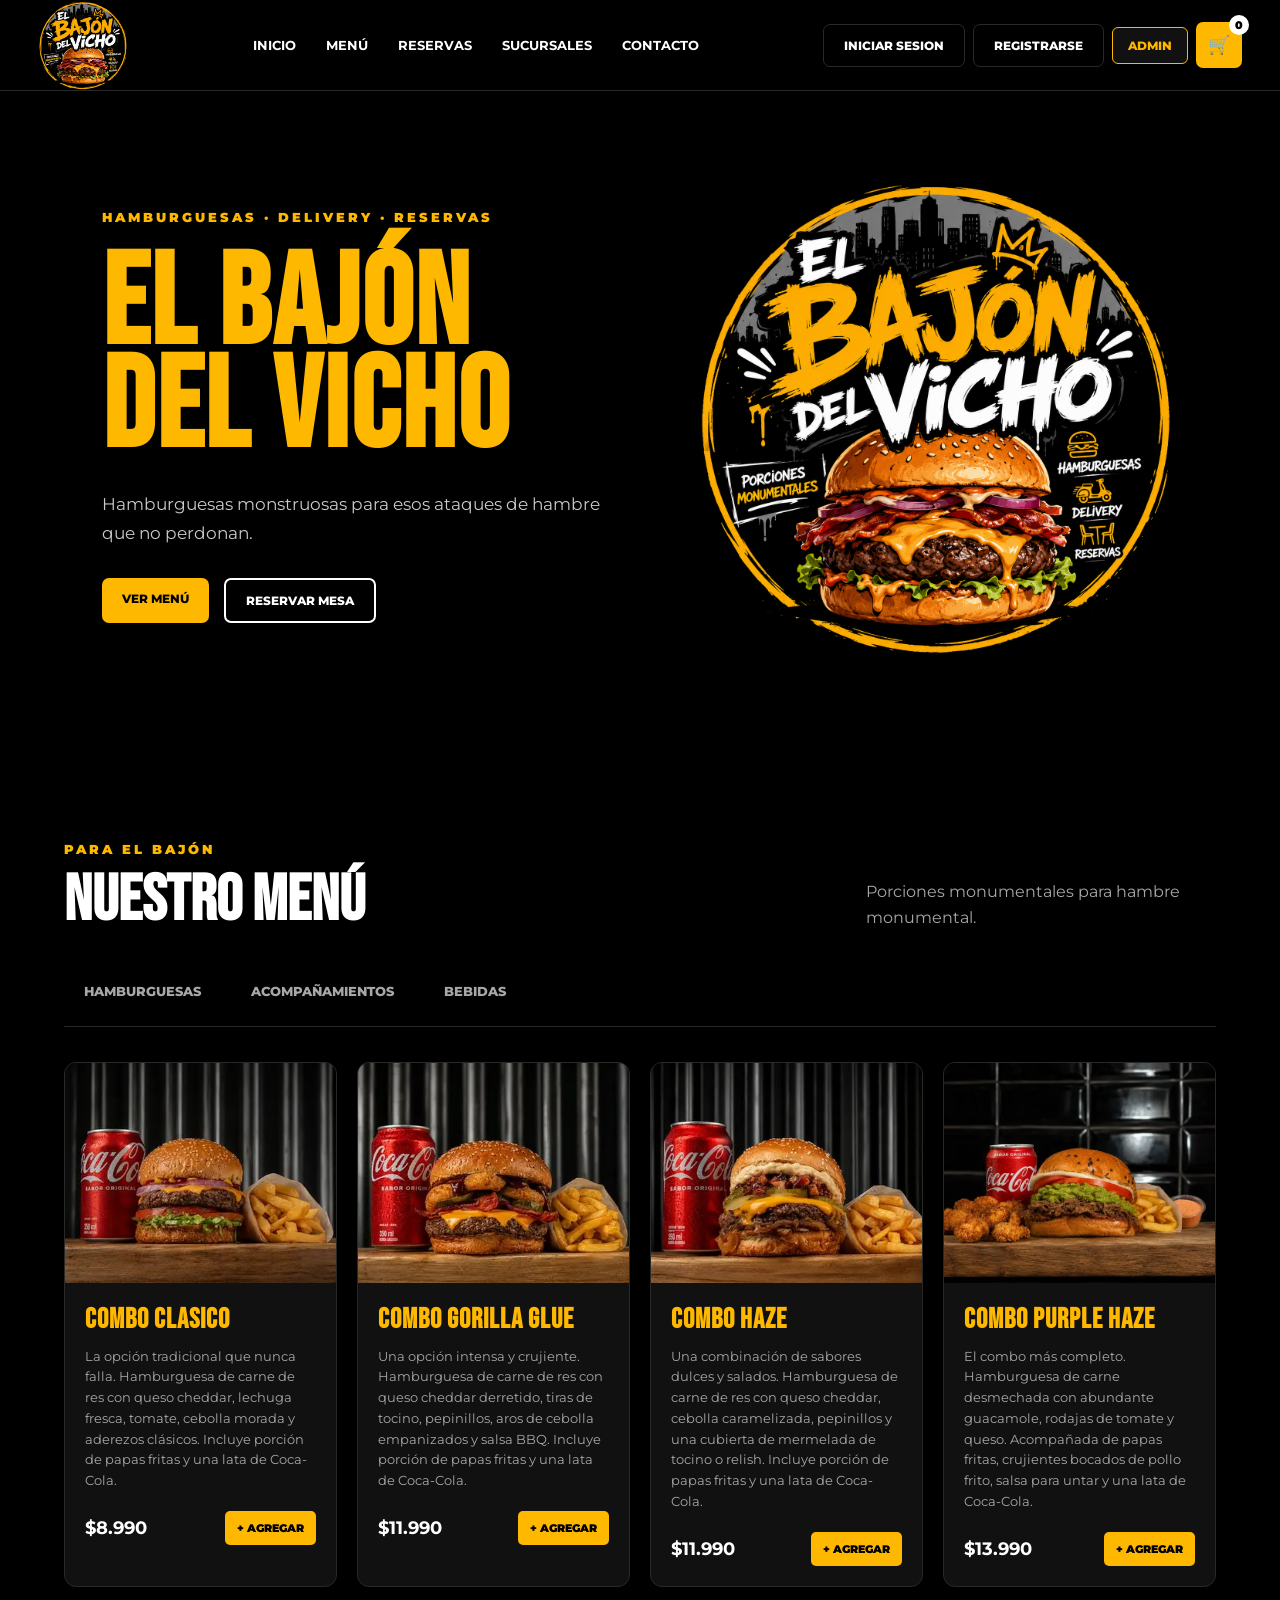
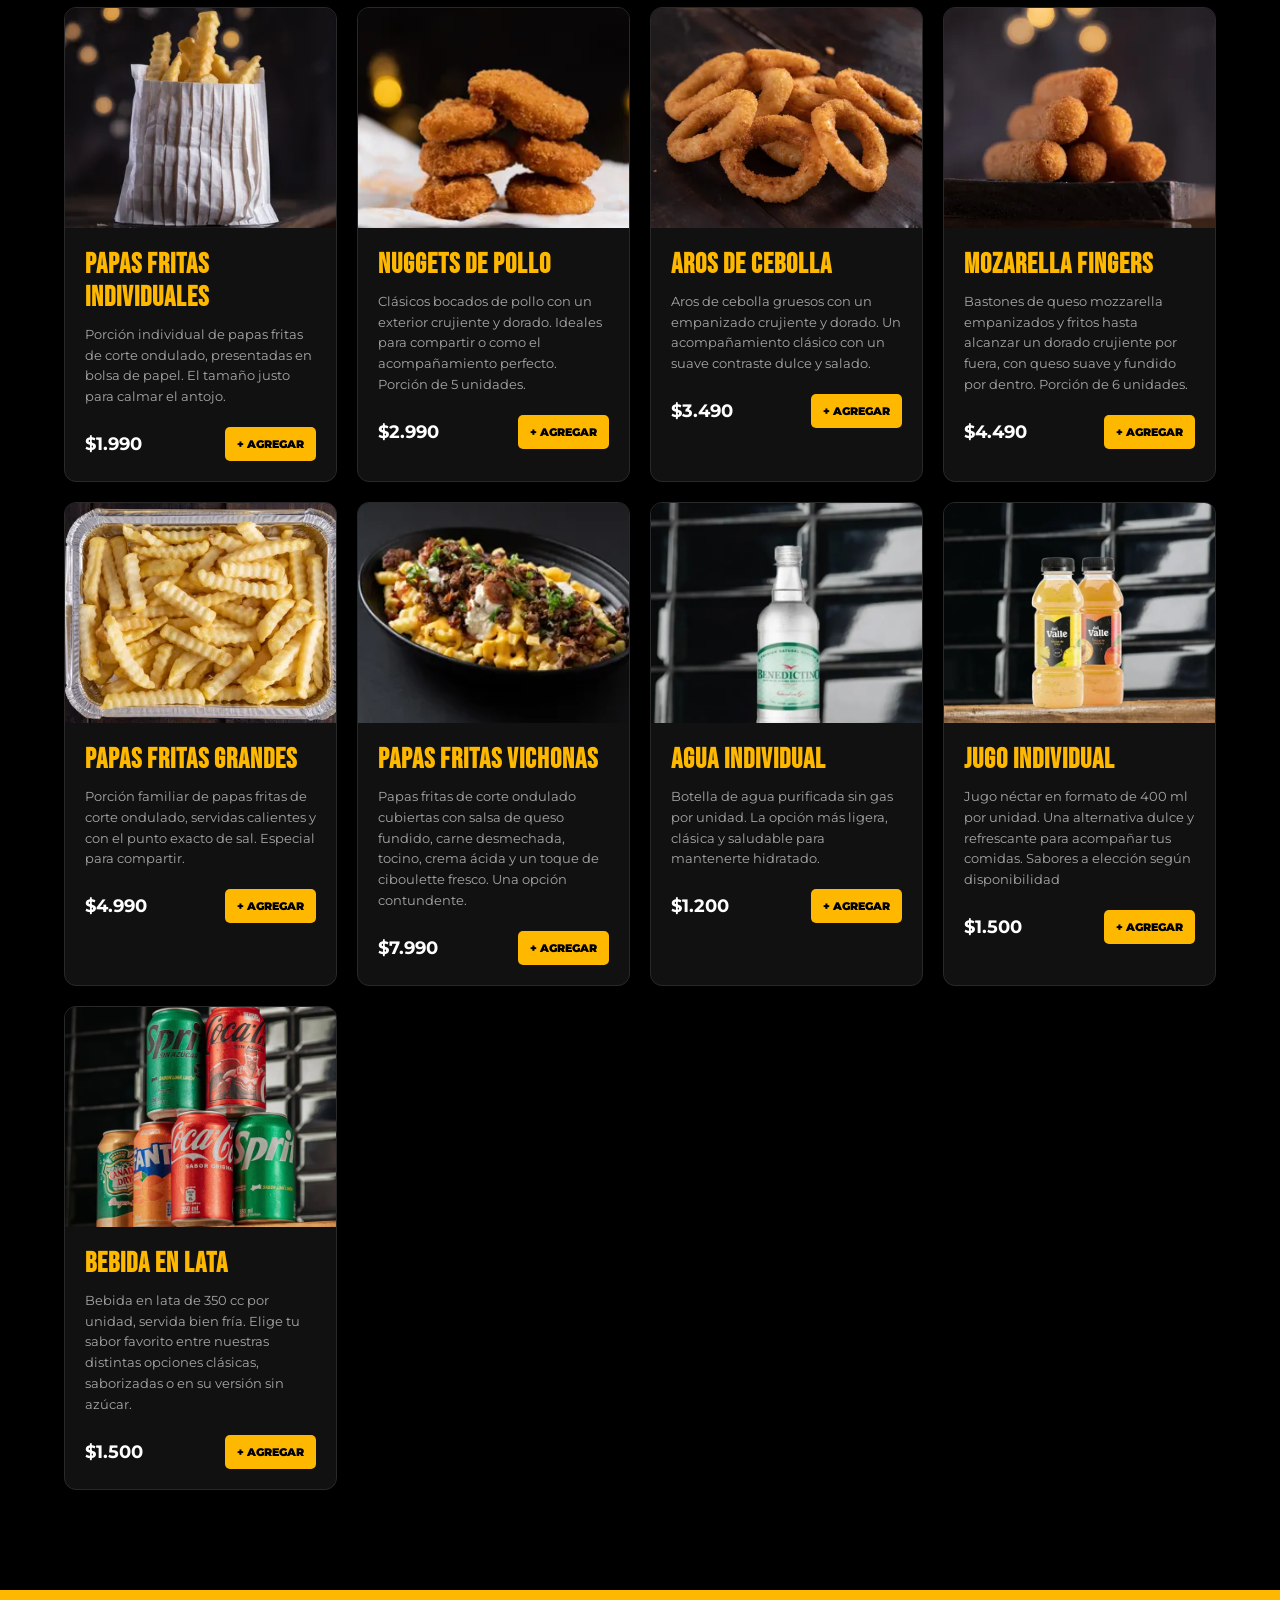
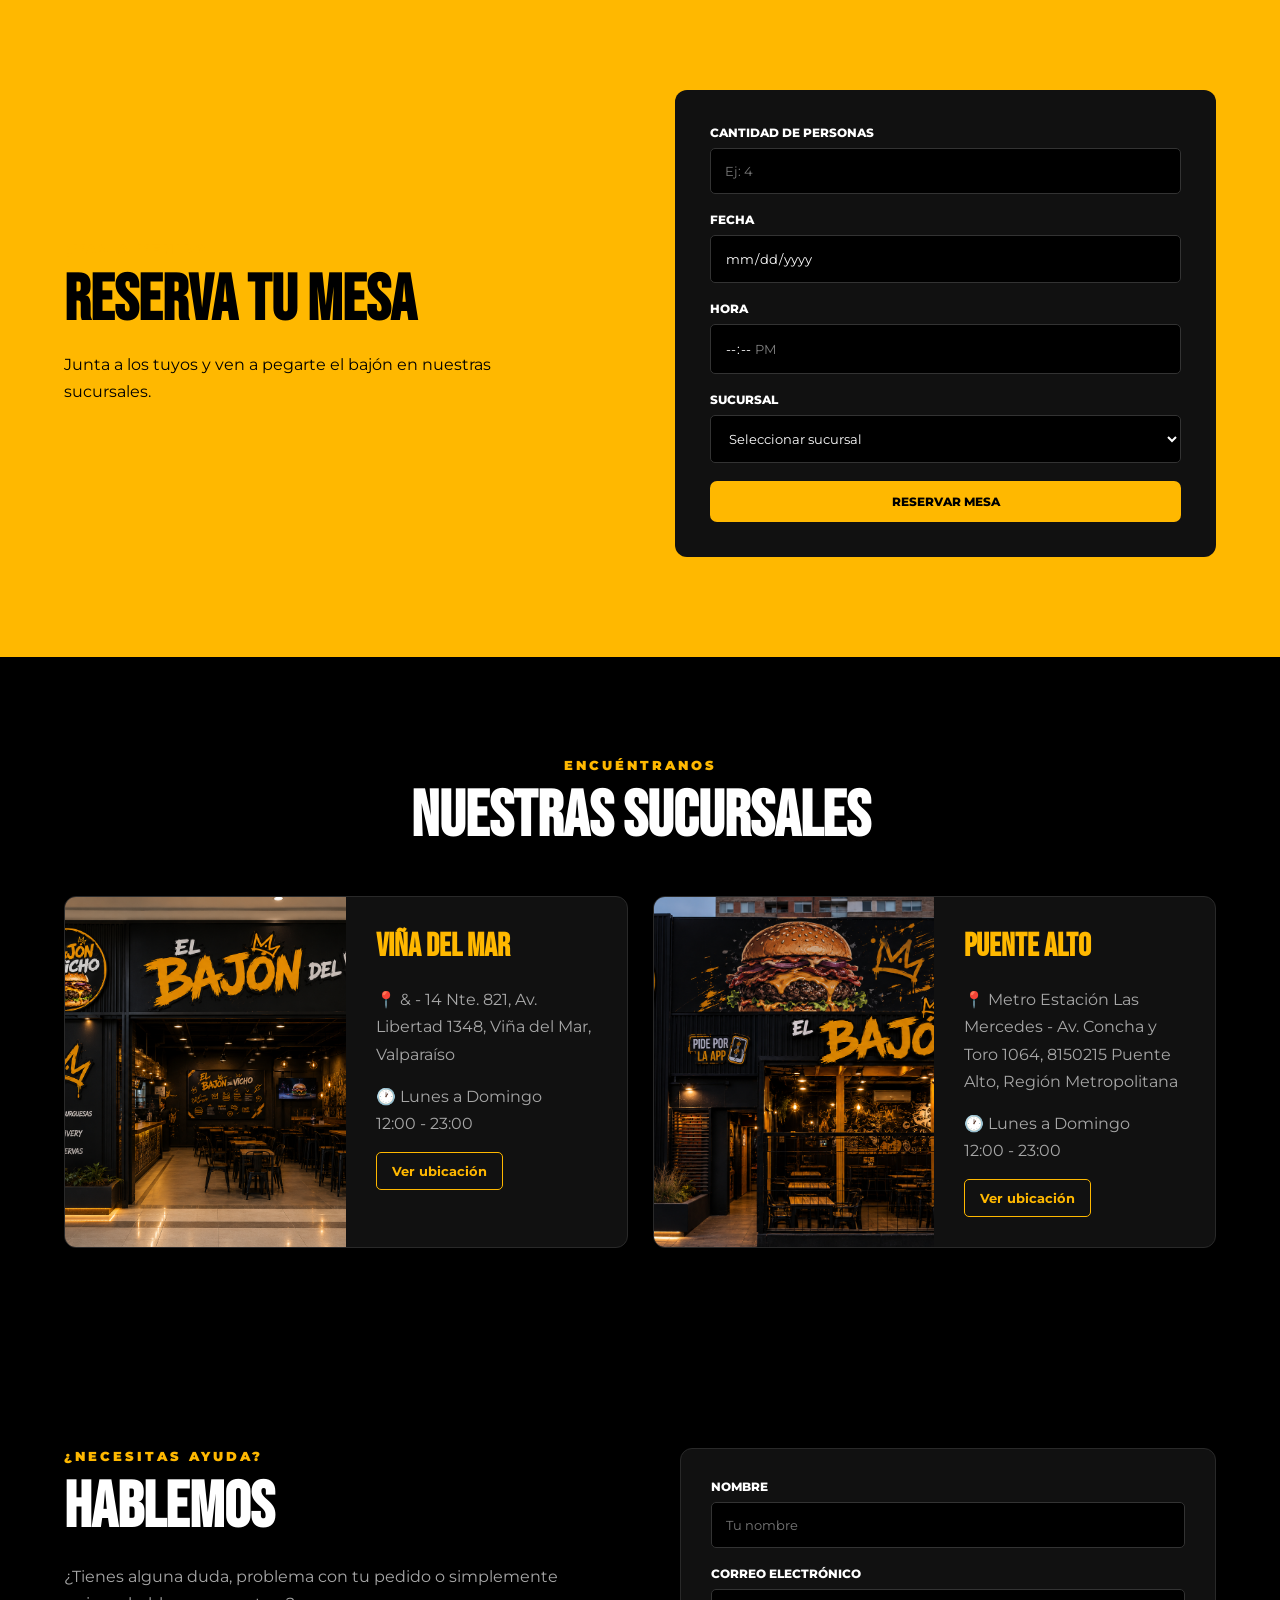
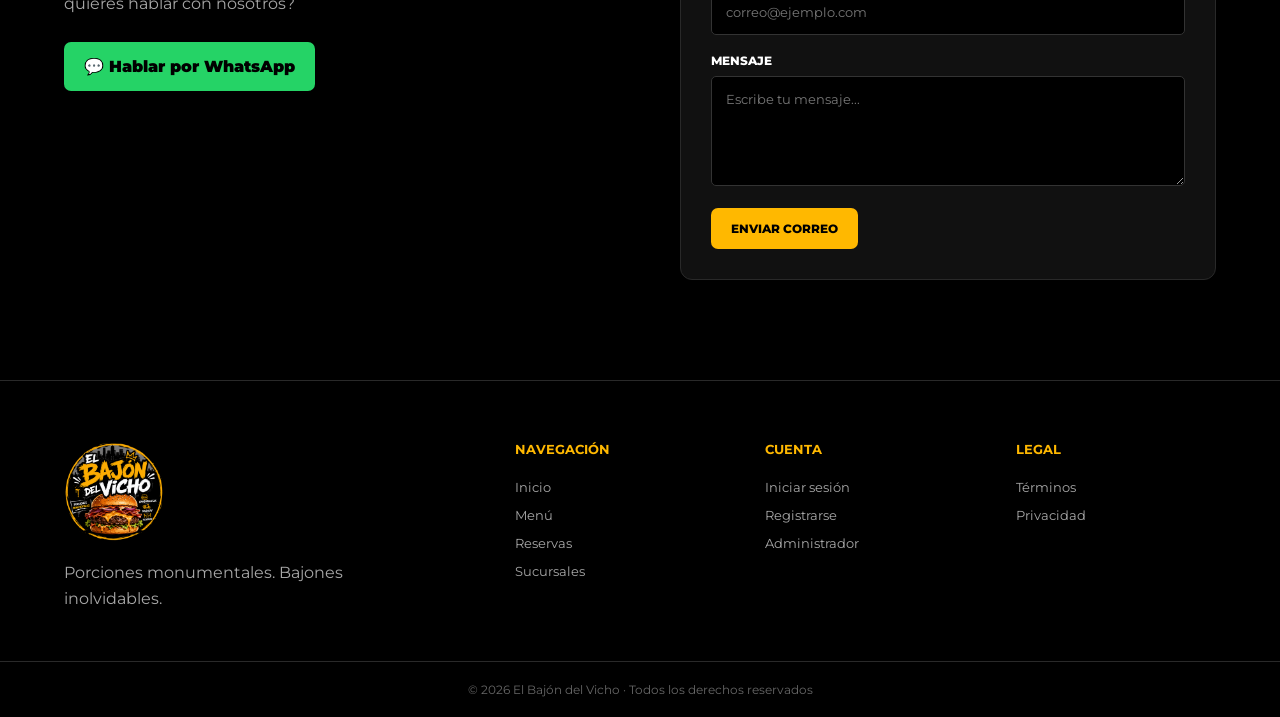
<file: index.html>
<!DOCTYPE html>
<html lang="es">

<head>
    <meta charset="UTF-8">
    <meta name="viewport" content="width=device-width, initial-scale=1.0">

    <title>El Bajón del Vicho | Hamburguesería</title>

    <link rel="stylesheet" href="css/style.css">

    <!-- Fuente -->
    <link rel="preconnect" href="https://fonts.googleapis.com">
    <link rel="preconnect" href="https://fonts.gstatic.com" crossorigin>

    <link href="https://fonts.googleapis.com/css2?family=Bebas+Neue&family=Montserrat:wght@400;500;600;700;800;900&display=swap"
          rel="stylesheet">
</head>

<body>

<!-- =====================================================
     HEADER / NAVEGACIÓN
====================================================== -->

<header class="header">

    <div class="header-container">

        <a href="#inicio" class="logo">
            <img src="assets/logo.png" alt="El Bajón del Vicho" wid>
        </a>

        <nav class="navbar">

            <a href="#inicio">Inicio</a>
            <a href="#menu">Menú</a>
            <a href="#reservas">Reservas</a>
            <a href="#sucursales">Sucursales</a>
            <a href="#contacto">Contacto</a>

        </nav>

        <div class="header-actions">

            <!-- BOTÓN CERRAR SESIÓN (Oculto por defecto) -->
            <button id="btnLogout" class="btn" style="display: none; background-color: #000; color: #fff; border: 1px solid #444;">
                Cerrar Sesión
            </button>

            <!-- R.2 -->
            <button class="btn btn-login" id="btnLoginHeader">
                Iniciar Sesión
            </button>

            <!-- R.1 (Se le agregó id="btnRegisterHeader") -->
            <button id="btnRegisterHeader" class="btn btn-register">
                Registrarse
            </button>

            <!-- R.3 -->
            <a href="admin.html" class="btn admin-button">
                Admin
            </a>

            <button class="cart-button">
                🛒
                <span>0</span>
            </button>
        </div>
    </div>

</header>


<main>

    <!-- =====================================================
         HERO
    ====================================================== -->

    <section id="inicio" class="hero">

        <div class="hero-content">

            <p class="hero-subtitle">
                HAMBURGUESAS · DELIVERY · RESERVAS
            </p>

            <h1>
                EL BAJÓN<br>
                DEL VICHO
            </h1>

            <p class="hero-description">
                Hamburguesas monstruosas para esos ataques
                de hambre que no perdonan.
            </p>

            <div class="hero-buttons">

                <a href="#menu" class="btn btn-primary">
                    Ver menú
                </a>

                <a href="#reservas" class="btn btn-secondary">
                    Reservar mesa
                </a>

            </div>

        </div>

        <!-- Lugar para imagen principal -->
        <div class="hero-image">

            <img
                    src="assets/logo.png"
                    alt="Hamburguesa El Bajón del Vicho"
            >

        </div>

    </section>


    <!-- =====================================================
             MENÚ
             R.5
        ====================================================== -->

    <section id="menu" class="menu-section">

        <div class="section-container">

            <div class="section-heading">

                <div>

                    <p class="section-label">
                        PARA EL BAJÓN
                    </p>

                    <h2>
                        NUESTRO MENÚ
                    </h2>

                </div>

                <p class="section-description">
                    Porciones monumentales para hambre monumental.
                </p>

            </div>


            <!-- Categorías -->

            <div class="categories">

                <button class="category" data-filter="hamburguesas">
                    Hamburguesas
                </button>

                <button class="category" data-filter="acompanamientos">
                    Acompañamientos
                </button>

                <button class="category" data-filter="bebidas">
                    Bebidas
                </button>

            </div>


            <!-- Productos -->

            <div class="products-grid">


                <!-- PRODUCTO 1 -->

                <article class="product-card" data-category="hamburguesas" data-id="prod-1">

                    <div class="product-image">

                        <!-- REEMPLAZAR POR FOTO -->
                        <img
                                src="assets/combo_clasico.webp"
                                alt="Hamburguesa clásica"
                        >

                    </div>

                    <div class="product-info">

                        <h3>
                            COMBO CLASICO
                        </h3>

                        <p>
                            La opción tradicional que nunca falla. Hamburguesa de carne de res con queso cheddar, lechuga fresca, tomate, cebolla morada y aderezos clásicos. Incluye porción de papas fritas y una lata de Coca-Cola.
                        </p>

                        <div class="product-bottom">

                            <strong>
                                $8.990
                            </strong>

                            <!-- R.6 -->
                            <button class="add-button">
                                + AGREGAR
                            </button>

                        </div>

                    </div>

                </article>


                <!-- PRODUCTO 2 -->

                <article class="product-card" data-category="hamburguesas" data-id="prod-2">

                    <div class="product-image">

                        <img
                                src="assets/combo_gorilla_glue.webp"
                                alt="Hamburguesa doble"
                        >

                    </div>

                    <div class="product-info">

                        <h3>
                            COMBO GORILLA GLUE
                        </h3>

                        <p>
                            Una opción intensa y crujiente. Hamburguesa de carne de res con queso cheddar derretido, tiras de tocino, pepinillos, aros de cebolla empanizados y salsa BBQ. Incluye porción de papas fritas y una lata de Coca-Cola.
                        </p>

                        <div class="product-bottom">

                            <strong>
                                $11.990
                            </strong>

                            <button class="add-button">
                                + AGREGAR
                            </button>

                        </div>

                    </div>

                </article>


                <!-- PRODUCTO 3 -->

                <article class="product-card" data-category="hamburguesas" data-id="prod-3">

                    <div class="product-image">

                        <img
                                src="assets/combo_haze.webp"
                                alt="Hamburguesa monstruosa"
                        >

                    </div>

                    <div class="product-info">

                        <h3>
                            COMBO HAZE
                        </h3>

                        <p>
                            Una combinación de sabores dulces y salados. Hamburguesa de carne de res con queso cheddar, cebolla caramelizada, pepinillos y una cubierta de mermelada de tocino o relish. Incluye porción de papas fritas y una lata de Coca-Cola.
                        </p>

                        <div class="product-bottom">

                            <strong>
                                $11.990
                            </strong>

                            <button class="add-button">
                                + AGREGAR
                            </button>

                        </div>

                    </div>

                </article>


                <!-- PRODUCTO 4 -->

                <article class="product-card" data-category="hamburguesas" data-id="prod-4">

                    <div class="product-image">

                        <img
                                src="assets/combo_purple_haze.webp"
                                alt="Papas fritas"
                        >

                    </div>

                    <div class="product-info">

                        <h3>
                            COMBO PURPLE HAZE
                        </h3>

                        <p>
                            El combo más completo. Hamburguesa de carne desmechada con abundante guacamole, rodajas de tomate y queso. Acompañada de papas fritas, crujientes bocados de pollo frito, salsa para untar y una lata de Coca-Cola.
                        </p>

                        <div class="product-bottom">

                            <strong>
                                $13.990
                            </strong>

                            <button class="add-button">
                                + AGREGAR
                            </button>

                        </div>

                    </div>

                </article>

                <!-- PRODUCTO 5 -->

                <article class="product-card" data-category="acompanamientos" data-id="prod-5">

                    <div class="product-image">

                        <img
                                src="assets/papas_individuales.webp"
                                alt="Papas Fritas Individuales"
                        >

                    </div>

                    <div class="product-info">

                        <h3>
                            Papas Fritas Individuales
                        </h3>

                        <p>
                            Porción individual de papas fritas de corte ondulado, presentadas en bolsa de papel. El tamaño justo para calmar el antojo.
                        </p>

                        <div class="product-bottom">

                            <strong>
                                $1.990
                            </strong>

                            <button class="add-button">
                                + AGREGAR
                            </button>

                        </div>

                    </div>

                </article>

                <!-- PRODUCTO 6 -->

                <article class="product-card" data-category="acompanamientos" data-id="prod-6">

                    <div class="product-image">

                        <img
                                src="assets/nuggets_pollo.webp"
                                alt="Nuggets Pollo"
                        >

                    </div>

                    <div class="product-info">

                        <h3>
                            Nuggets de Pollo
                        </h3>

                        <p>
                            Clásicos bocados de pollo con un exterior crujiente y dorado. Ideales para compartir o como el acompañamiento perfecto. Porción de 5 unidades.
                        </p>

                        <div class="product-bottom">

                            <strong>
                                $2.990
                            </strong>

                            <button class="add-button">
                                + AGREGAR
                            </button>

                        </div>

                    </div>

                </article>

                <!-- PRODUCTO 7 -->

                <article class="product-card" data-category="acompanamientos" data-id="prod-7">

                    <div class="product-image">

                        <img
                                src="assets/aros_cebolla.webp"
                                alt="Aros de Cebolla"
                        >

                    </div>

                    <div class="product-info">

                        <h3>
                            Aros de Cebolla
                        </h3>

                        <p>
                            Aros de cebolla gruesos con un empanizado crujiente y dorado. Un acompañamiento clásico con un suave contraste dulce y salado.
                        </p>

                        <div class="product-bottom">

                            <strong>
                                $3.490
                            </strong>

                            <button class="add-button">
                                + AGREGAR
                            </button>

                        </div>

                    </div>

                </article>

                <!-- PRODUCTO 8 -->

                <article class="product-card" data-category="acompanamientos" data-id="prod-8">

                    <div class="product-image">

                        <img
                                src="assets/mozarella_fingers.webp"
                                alt="Mozarella Fingers"
                        >

                    </div>

                    <div class="product-info">

                        <h3>
                            Mozarella Fingers
                        </h3>

                        <p>
                            Bastones de queso mozzarella empanizados y fritos hasta alcanzar un dorado crujiente por fuera, con queso suave y fundido por dentro. Porción de 6 unidades.
                        </p>

                        <div class="product-bottom">

                            <strong>
                                $4.490
                            </strong>

                            <button class="add-button">
                                + AGREGAR
                            </button>

                        </div>

                    </div>

                </article>

                <!-- PRODUCTO 9 -->

                <article class="product-card" data-category="acompanamientos" data-id="prod-9">

                    <div class="product-image">

                        <img
                                src="assets/papas_grandes.webp"
                                alt="Papas grandes"
                        >

                    </div>

                    <div class="product-info">

                        <h3>
                            Papas Fritas Grandes
                        </h3>

                        <p>
                            Porción familiar de papas fritas de corte ondulado, servidas calientes y con el punto exacto de sal. Especial para compartir.
                        </p>

                        <div class="product-bottom">

                            <strong>
                                $4.990
                            </strong>

                            <button class="add-button">
                                + AGREGAR
                            </button>

                        </div>

                    </div>

                </article>

                <!-- PRODUCTO 10 -->

                <article class="product-card" data-category="acompanamientos" data-id="prod-10">

                    <div class="product-image">

                        <img
                                src="assets/papas_clasicas.webp"
                                alt="Papas Fritas Vichonas"
                        >

                    </div>

                    <div class="product-info">

                        <h3>
                            Papas Fritas Vichonas
                        </h3>

                        <p>
                            Papas fritas de corte ondulado cubiertas con salsa de queso fundido, carne desmechada, tocino, crema ácida y un toque de ciboulette fresco. Una opción contundente.
                        </p>

                        <div class="product-bottom">

                            <strong>
                                $7.990
                            </strong>

                            <button class="add-button">
                                + AGREGAR
                            </button>

                        </div>

                    </div>

                </article>

                <!-- PRODUCTO 11 -->

                <article class="product-card" data-category="bebidas" data-id="prod-11">

                    <div class="product-image">

                        <img
                                src="assets/agua.webp"
                                alt="Agua individual"
                        >

                    </div>

                    <div class="product-info">

                        <h3>
                            Agua Individual
                        </h3>

                        <p>
                            Botella de agua purificada sin gas por unidad. La opción más ligera, clásica y saludable para mantenerte hidratado.
                        </p>

                        <div class="product-bottom">

                            <strong>
                                $1.200
                            </strong>

                            <button class="add-button">
                                + AGREGAR
                            </button>

                        </div>

                    </div>

                </article>

                <!-- PRODUCTO 12 -->

                <article class="product-card" data-category="bebidas" data-id="prod-12">

                    <div class="product-image">

                        <img
                                src="assets/jugo_400ml.webp"
                                alt="Jugo Individual"
                        >

                    </div>

                    <div class="product-info">

                        <h3>
                            Jugo Individual
                        </h3>

                        <p>
                            Jugo néctar en formato de 400 ml por unidad. Una alternativa dulce y refrescante para acompañar tus comidas. Sabores a elección según disponibilidad
                        </p>

                        <div class="product-bottom">

                            <strong>
                                $1.500
                            </strong>

                            <button class="add-button">
                                + AGREGAR
                            </button>

                        </div>

                    </div>

                </article>

                <!-- PRODUCTO 13 -->

                <article class="product-card" data-category="bebidas" data-id="prod-13">

                    <div class="product-image">

                        <img
                                src="assets/bebidas_350cc.webp"
                                alt="Bebida Individual"
                        >

                    </div>

                    <div class="product-info">

                        <h3>
                            Bebida en Lata
                        </h3>

                        <p>
                            Bebida en lata de 350 cc por unidad, servida bien fría. Elige tu sabor favorito entre nuestras distintas opciones clásicas, saborizadas o en su versión sin azúcar.
                        </p>

                        <div class="product-bottom">

                            <strong>
                                $1.500
                            </strong>

                            <button class="add-button">
                                + AGREGAR
                            </button>

                        </div>

                    </div>

                </article>


            </div>

        </div>

    </section>


    <!-- =====================================================
         RESERVAS
         R.9
    ====================================================== -->

    <section id="reservas" class="reservation-section">

        <div class="section-container reservation-container">

            <div class="reservation-info">

                <p class="section-label">
                    ¿VAS A VENIR?
                </p>

                <h2>
                    RESERVA TU MESA
                </h2>

                <p>
                    Junta a los tuyos y ven a pegarte
                    el bajón en nuestras sucursales.
                </p>

            </div>


            <form class="reservation-form">

                <div class="form-group">

                    <label for="people">
                        Cantidad de personas
                    </label>

                    <input
                            type="number"
                            id="people"
                            min="1"
                            max="5"
                            placeholder="Ej: 4"
                    >

                </div>


                <div class="form-group">

                    <label for="date">
                        Fecha
                    </label>

                    <input
                            type="date"
                            id="date"
                    >

                </div>


                <div class="form-group">

                    <label for="time">
                        Hora
                    </label>

                    <input
                            type="time"
                            id="time"
                            min="12:00"
                            max="23:00"
                            required
                    >

                </div>


                <div class="form-group">

                    <label for="branch">
                        Sucursal
                    </label>

                    <select id="branch">

                        <option value="">
                            Seleccionar sucursal
                        </option>

                        <option>
                            Sucursal Viña del Mar
                        </option>

                        <option>
                            Sucursal Puente Alto
                        </option>

                    </select>

                </div>


                <button
                        type="submit"
                        class="btn btn-primary full-width"
                >
                    Reservar mesa
                </button>

            </form>

        </div>

    </section>


    <!-- =====================================================
         SUCURSALES
         R.11
         R.12
    ====================================================== -->

    <section id="sucursales" class="branches-section">

        <div class="section-container">

            <div class="section-heading centered">

                <p class="section-label">
                    ENCUÉNTRANOS
                </p>

                <h2>
                    NUESTRAS SUCURSALES
                </h2>

            </div>


            <div class="branches-grid">


                <article class="branch-card">

                    <div class="branch-image">

                        <!-- Lugar para mapa/foto -->
                        <img
                                src="assets/sede_vina.png"
                                alt="Sucursal Vina del Mar"
                        >

                    </div>

                    <div class="branch-info">

                        <h3>
                            Viña del Mar
                        </h3>

                        <p>
                            📍 & - 14 Nte. 821, Av. Libertad 1348, Viña del Mar, Valparaíso
                        </p>

                        <p>
                            🕐 Lunes a Domingo
                            <br>
                            12:00 - 23:00
                        </p>

                        <button id="btn-sucursal-vina" class="branch-button">
                            Ver ubicación
                        </button>

                    </div>

                </article>


                <article class="branch-card">

                    <div class="branch-image">

                        <img
                                src="assets/sede_puente_alto.png"
                                alt="Sucursal Puente Alto"
                        >

                    </div>

                    <div class="branch-info">

                        <h3>
                            Puente Alto
                        </h3>

                        <p>
                            📍 Metro Estación Las Mercedes - Av. Concha y Toro 1064, 8150215 Puente Alto, Región Metropolitana
                        </p>

                        <p>
                            🕐 Lunes a Domingo
                            <br>
                            12:00 - 23:00
                        </p>

                        <button id="btn-sucursal-pte-alto" class="branch-button">
                            Ver ubicación
                        </button>

                    </div>

                </article>


            </div>

        </div>

    </section>


    <!-- =====================================================
         CONTACTO
         R.13
         R.14
    ====================================================== -->

    <section id="contacto" class="contact-section">

        <div class="section-container contact-container">

            <div class="contact-info">

                <p class="section-label">
                    ¿NECESITAS AYUDA?
                </p>

                <h2>
                    HABLEMOS
                </h2>

                <p>
                    ¿Tienes alguna duda, problema con tu pedido
                    o simplemente quieres hablar con nosotros?
                </p>


                <!-- R.14 -->

                <a href="https://wa.me/56967671234?text=Hola,%20estoy%20viendo%20la%20página%20de%20El%20Bajón%20del%20Vicho%20y%20tengo%20una%20duda." target="_blank" class="whatsapp-button">
                    💬 Hablar por WhatsApp
                </a>

            </div>


            <!-- R.13 -->

            <form class="contact-form">

                <div class="form-group">

                    <label for="name">
                        Nombre
                    </label>

                    <input
                            type="text"
                            id="name"
                            placeholder="Tu nombre"
                    >

                </div>


                <div class="form-group">

                    <label for="email">
                        Correo electrónico
                    </label>

                    <input
                            type="email"
                            id="email"
                            placeholder="correo@ejemplo.com"
                    >

                </div>


                <div class="form-group">

                    <label for="message">
                        Mensaje
                    </label>

                    <textarea
                            id="message"
                            rows="5"
                            placeholder="Escribe tu mensaje..."
                    ></textarea>

                </div>


                <button
                        type="submit"
                        class="btn btn-primary"
                >
                    Enviar correo
                </button>

            </form>

        </div>

    </section>


    <!-- =====================================================
         LOGIN / REGISTRO
         Estructura preparada
         R.1
         R.2
         R.3
    ====================================================== -->



</main>


<!-- =====================================================
     CARRITO
     R.6
     R.15
====================================================== -->

<!-- =====================================================
     CARRITO
====================================================== -->

<aside class="cart">

    <!-- VISTA 1: CONTENIDO DEL PEDIDO -->
    <div class="cart-content" id="cart-view-order">
        <div class="cart-header">
            <h2>TU PEDIDO</h2>
            <button class="close-cart">×</button>
        </div>

        <div class="cart-items">
            <!-- Los items se inyectan con JS -->
        </div>

        <div class="cart-summary">
            <div>
                <span>Subtotal</span>
                <strong id="cart-subtotal">$0</strong>
            </div>
            <div>
                <span>Total</span>
                <strong class="cart-total">$0</strong>
            </div>
        </div>

        <button class="btn btn-primary full-width" id="btn-confirmar">
            Confirmar pedido
        </button>
    </div>

    <!-- VISTA 2: MENSAJE DE ÉXITO (Oculto por defecto) -->
    <div class="cart-success" id="cart-view-success" style="display: none;">
        <div class="cart-header">
            <h2>Mi carrito</h2>
            <button class="close-cart">×</button>
        </div>

        <div class="success-body">
            <div class="success-icon">✓</div>
            <h3>Pedido registrado</h3>
            <p class="order-number">N° <span id="success-order-num">1001</span></p>

            <div class="success-details">
                <div>
                    <span>PRODUCTOS</span>
                    <strong id="success-items-count">0 productos</strong>
                </div>
                <div>
                    <span>TOTAL</span>
                    <strong id="success-total-price">$0</strong>
                </div>
            </div>

            <p class="success-message">
                Te contactaremos al correo registrado para coordinar el despacho.
            </p>

            <button class="btn btn-primary full-width" id="btn-seguir-comprando">
                Seguir comprando
            </button>
        </div>
    </div>

    <!-- VISTA 3: CARRITO VACÍO (Oculto por defecto) -->
    <div class="cart-empty" id="cart-view-empty" style="display: none;">
        <div class="cart-header">
            <h2>TU PEDIDO</h2>
            <button class="close-cart">×</button>
        </div>

        <div class="empty-body">
            <h3>Tu carrito está vacío</h3>
            <p>Agrega productos desde el menú.</p>
            <a href="#menu" class="btn btn-primary full-width" id="btn-ir-menu" style="text-align: center; display: inline-block; box-sizing: border-box;">
                Ver el menú
            </a>
        </div>
    </div>
</aside>


<!-- =====================================================
     FOOTER
====================================================== -->

<footer class="footer">

    <div class="footer-container">

        <div class="footer-brand">

            <img
                    src="assets/logo.png"
                    alt="El Bajón del Vicho"
            >

            <p>
                Porciones monumentales.
                Bajones inolvidables.
            </p>

        </div>


        <div class="footer-links">

            <h3>
                Navegación
            </h3>

            <a href="#inicio">
                Inicio
            </a>

            <a href="#menu">
                Menú
            </a>

            <a href="#reservas">
                Reservas
            </a>

            <a href="#sucursales">
                Sucursales
            </a>

        </div>


        <div class="footer-links">

            <h3>
                Cuenta
            </h3>

            <a href="#">
                Iniciar sesión
            </a>

            <a href="#">
                Registrarse
            </a>

            <a href="#">
                Administrador
            </a>

        </div>


        <div class="footer-links">

            <h3>
                Legal
            </h3>

            <a href="#">
                Términos
            </a>

            <a href="#">
                Privacidad
            </a>

        </div>

    </div>


    <div class="footer-bottom">

        <p>
            © 2026 El Bajón del Vicho · Todos los derechos reservados
        </p>

    </div>

</footer>

<div id = "loginModal" class="modal-overlay">
    <div class = "modal-card">
        <button type="button" class="modal-close" id="closeModal">&times;</button>
        <p class="modal-subtitle"> Hola! ¿Como quieres continuar?</p>
        <h2 class="modal-title"> Inicio Sesion</h2>

        <!-- Opcion Invitado -->
        <div class="modal-actions">
            <button type="button" class="btn btn-guest" id="guestBtn">
                Ingresa como Invitado
            </button>
        </div>
        <div class="modal-divider">
            <span> o ingresa con tu correo</span>
        </div>
        <form id="modalLoginForm">
            <div class="form-group">
                <input type="email" id="modalEmail" placeholder="Ingresa tu correo" required>
            </div>
            <div class="form-group">
                <input type="password" id="modalPassword" placeholder="Contraseña" required>
            </div>
            <button type="submit" class="btn-guest">
                INGRESAR
            </button>
        </form>
    </div>
</div>
<div id="deliveryModal" class="modal-overlay" style="display: none;">
    <div class="modal-card">
        <button type="button" class="modal-close" id="closeDeliveryModal">&times;</button>
        <p class="modal-subtitle">¿Cómo quieres recibir tu bajón?</p>
        <h2 class="modal-title">TIPO DE ENTREGA</h2>
        <div class="delivery-options">
            <button type="button" id="btnOptionDelivery" class="btn-guest">DESPACHO A DOMICILIO </button>
            <button type="button" id="btnOptionPickup" class="btn-guest">RETIRO EN TIENDA </button>
        </div>
    </div>
</div>
<div id="branchModal" class="modal-overlay" style="display: none;">
    <div class="modal-card">
        <button type="button" class="modal-close" id="closeBranchModal">&times;</button>
        <p class="modal-subtitle">¿Dónde vas a retirar?</p>
        <h2 class="modal-title">SELECCIONA SUCURSAL</h2>
        <div class="delivery-options">
            <button type="button" id="btnBranchVina" class="btn-guest">VIÑA DEL MAR</button>
            <button type="button" id="btnBranchPuente" class="btn-guest">PUENTE ALTO</button>
        </div>
    </div>
</div>

<!-- MODAL DIRECCIÓN DE DESPACHO -->
<div id="addressModal" class="modal-overlay" style="display: none;">
    <div class="modal-card">
        <button type="button" class="modal-close" id="closeAddressModal">&times;</button>
        <p class="modal-subtitle">Ingresa tus datos para el envío</p>
        <h2 class="modal-title">DIRECCIÓN DE DESPACHO</h2>
        <form id="addressForm">
            <div class="form-group">
                <input type="text" id="addressInput" placeholder="Ej: Av. Valparaíso 1234, Depto 502" required>
            </div>
            <button type="submit" class="btn-guest">GUARDAR Y CONFIRMAR</button>
        </form>
    </div>
</div>


<script src="js/script.js"></script>


</body>

</html>
</file>
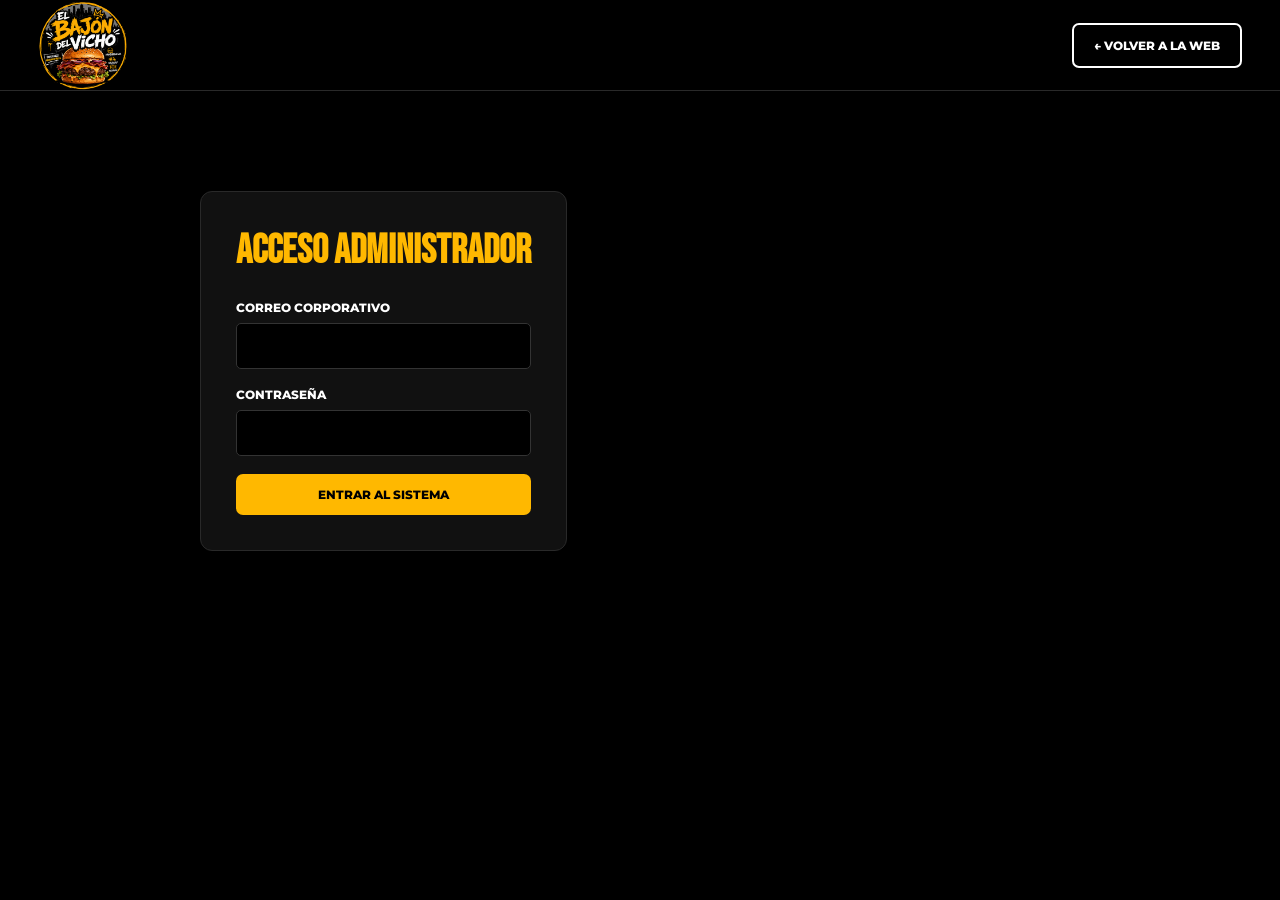
<file: admin.html>
<!DOCTYPE html>
<html lang="es">
<head>
    <meta charset="UTF-8">
    <meta name="viewport" content="width=device-width, initial-scale=1.0">
    <title>Panel de Control | El Bajón del Vicho</title>
    <link rel="stylesheet" href="css/style.css">
    <link href="https://fonts.googleapis.com/css2?family=Bebas+Neue&family=Montserrat:wght@400;500;600;700;800;900&display=swap" rel="stylesheet">
</head>
<body>

<header class="header">
    <div class="header-container">
        <a href="index.html" class="logo">
            <img src="assets/logo.png" alt="El Bajón del Vicho">
        </a>
        <a href="index.html" class="btn btn-secondary">← Volver a la web</a>
    </div>
</header>

<main>
    <!-- VISTA LOGIN ADMIN -->
    <div id="admin-login-view" class="account-container" style="margin-top: 100px;">
        <div class="account-box" style="margin: 0 auto; max-width: 400px;">
            <h2 style="text-align: center;">ACCESO ADMINISTRADOR</h2>
            <form id="form-admin-login">
                <div class="form-group">
                    <label>Correo corporativo</label>
                    <input type="email" id="adminEmail" required>
                </div>
                <div class="form-group">
                    <label>Contraseña</label>
                    <input type="password" id="adminPass" required>
                </div>
                <button type="submit" class="btn btn-primary full-width">Entrar al Sistema</button>
            </form>
        </div>
    </div>

    <!-- VISTA PANEL DE CONTROL (Oculto por defecto) -->
    <div id="admin-dashboard-view" class="admin-container" style="display: none;">

        <!-- SECCIÓN: GESTIÓN DE PRODUCTOS -->
        <div class="admin-header">
            <h2>Gestión de Productos</h2>
            <button id="btn-admin-logout" class="btn btn-secondary">Cerrar Sesión</button>
        </div>

        <div style="overflow-x: auto;">
            <table class="admin-table">
                <thead>
                <tr>
                    <th>Producto</th>
                    <th>Descripción</th>
                    <th>Precio ($)</th>
                    <th>Estado (Stock)</th>
                    <th>Acción</th>
                </tr>
                </thead>
                <tbody id="admin-table-body">
                <!-- Productos renderizados con JS -->
                </tbody>
            </table>
        </div>

        <!-- NUEVA SECCIÓN: GESTIÓN DE RESERVAS -->
        <div class="admin-header" style="margin-top: 60px;">
            <h2>Gestión de Reservas</h2>
        </div>

        <div style="overflow-x: auto;">
            <table class="admin-table">
                <thead>
                <tr>
                    <th>Cliente (Correo)</th>
                    <th>Sucursal</th>
                    <th>Fecha</th>
                    <th>Hora</th>
                    <th>Personas</th>
                    <th>Acciones</th>
                </tr>
                </thead>
                <tbody id="admin-reservas-body">
                <!-- Reservas inyectadas con JS -->
                </tbody>
            </table>
        </div>

    </div>
</main>

<script>
    document.addEventListener('DOMContentLoaded', () => {
        const loginView = document.getElementById('admin-login-view');
        const dashboardView = document.getElementById('admin-dashboard-view');
        const loginForm = document.getElementById('form-admin-login');
        const tableBody = document.getElementById('admin-table-body');
        const btnLogout = document.getElementById('btn-admin-logout');

        // Base de datos de respaldo (Autonomía del panel admin)
        const productosBase = [
            { id: "prod-1", nombre: "COMBO CLASICO", desc: "La opción tradicional que nunca falla. Hamburguesa de carne de res con queso cheddar, lechuga fresca, tomate, cebolla morada y aderezos clásicos. Incluye porción de papas fritas y una lata de Coca-Cola.", precio: 8990, stock: true },
            { id: "prod-2", nombre: "COMBO GORILLA GLUE", desc: "Una opción intensa y crujiente. Hamburguesa de carne de res con queso cheddar derretido, tiras de tocino, pepinillos, aros de cebolla empanizados y salsa BBQ. Incluye porción de papas fritas y una lata de Coca-Cola.", precio: 11990, stock: true },
            { id: "prod-3", nombre: "COMBO HAZE", desc: "Una combinación de sabores dulces y salados. Hamburguesa de carne de res con queso cheddar, cebolla caramelizada, pepinillos y una cubierta de mermelada de tocino o relish. Incluye porción de papas fritas y una lata de Coca-Cola.", precio: 11990, stock: true },
            { id: "prod-4", nombre: "COMBO PURPLE HAZE", desc: "El combo más completo. Hamburguesa de carne desmechada con abundante guacamole, rodajas de tomate y queso. Acompañada de papas fritas, crujientes bocados de pollo frito, salsa para untar y una lata de Coca-Cola.", precio: 13990, stock: true },
            { id: "prod-5", nombre: "Papas Fritas Individuales", desc: "Porción individual de papas fritas de corte ondulado, presentadas en bolsa de papel. El tamaño justo para calmar el antojo.", precio: 1990, stock: true },
            { id: "prod-6", nombre: "Nuggets de Pollo", desc: "Clásicos bocados de pollo con un exterior crujiente y dorado. Ideales para compartir o como el acompañamiento perfecto. Porción de 5 unidades.", precio: 2990, stock: true },
            { id: "prod-7", nombre: "Aros de Cebolla", desc: "Aros de cebolla gruesos con un empanizado crujiente y dorado. Un acompañamiento clásico con un suave contraste dulce y salado.", precio: 3490, stock: true },
            { id: "prod-8", nombre: "Mozarella Fingers", desc: "Bastones de queso mozzarella empanizados y fritos hasta alcanzar un dorado crujiente por fuera, con queso suave y fundido por dentro. Porción de 6 unidades.", precio: 4490, stock: true },
            { id: "prod-9", nombre: "Papas Fritas Grandes", desc: "Porción familiar de papas fritas de corte ondulado, servidas calientes y con el punto exacto de sal. Especial para compartir.", precio: 4990, stock: true },
            { id: "prod-10", nombre: "Papas Fritas Vichonas", desc: "Papas fritas de corte ondulado cubiertas con salsa de queso fundido, carne desmechada, tocino, crema ácida y un toque de ciboulette fresco. Una opción contundente.", precio: 7990, stock: true },
            { id: "prod-11", nombre: "Agua Individual", desc: "Botella de agua purificada sin gas por unidad. La opción más ligera, clásica y saludable para mantenerte hidratado.", precio: 1200, stock: true },
            { id: "prod-12", nombre: "Jugo Individual", desc: "Jugo néctar en formato de 400 ml por unidad. Una alternativa dulce y refrescante para acompañar tus comidas. Sabores a elección según disponibilidad", precio: 1500, stock: true },
            { id: "prod-13", nombre: "Bebida en Lata", desc: "Bebida en lata de 350 cc por unidad, servida bien fría. Elige tu sabor favorito entre nuestras distintas opciones clásicas, saborizadas o en su versión sin azúcar.", precio: 1500, stock: true }
        ];

        // 1. Verificación de Sesión
        if (sessionStorage.getItem('adminAuth') === 'true') {
            loginView.style.display = 'none';
            dashboardView.style.display = 'block';
            renderizarTabla();
            renderizarReservas(); // <-- LLAMADA NUEVA
        }

        // 2. Lógica de Login
        loginForm.addEventListener('submit', (e) => {
            e.preventDefault();
            const email = document.getElementById('adminEmail').value;
            const pass = document.getElementById('adminPass').value;

            if (email === 'vicente@admin.cl' && pass === 'admin123') {
                sessionStorage.setItem('adminAuth', 'true');
                loginView.style.display = 'none';
                dashboardView.style.display = 'block';
                renderizarTabla();
                renderizarReservas(); // <-- LLAMADA NUEVA
            } else {
                alert('Credenciales incorrectas. Acceso denegado.');
            }
        });

        // 3. Lógica Logout
        btnLogout.addEventListener('click', () => {
            sessionStorage.removeItem('adminAuth');
            window.location.reload();
        });

        // 4. Renderizar Tabla de Productos
        function renderizarTabla() {
            // Inicializar la base de datos si está vacía
            if (!localStorage.getItem('bajon_db_productos')) {
                localStorage.setItem('bajon_db_productos', JSON.stringify(productosBase));
            }

            const db = JSON.parse(localStorage.getItem('bajon_db_productos')) || [];
            tableBody.innerHTML = '';

            db.forEach((prod, index) => {
                const tr = document.createElement('tr');

                const btnStockClass = prod.stock ? 'btn-toggle-stock' : 'btn-toggle-stock agotado';
                const btnStockText = prod.stock ? 'En Stock (Ocultar)' : 'Agotado (Mostrar)';

                tr.innerHTML = `
                <td><strong>${prod.nombre}</strong></td>
                <td>
                    <textarea id="desc-${index}" class="admin-textarea">${prod.desc}</textarea>
                </td>
                <td>
                    <input type="number" id="precio-${index}" class="admin-input" value="${prod.precio}">
                </td>
                <td>
                    <button id="stock-${index}" class="${btnStockClass}">${btnStockText}</button>
                </td>
                <td>
                    <button class="btn-guardar-admin" data-index="${index}">Guardar</button>
                </td>
            `;
                tableBody.appendChild(tr);

                // Toggle Stock
                document.getElementById(`stock-${index}`).addEventListener('click', function() {
                    prod.stock = !prod.stock; // Invierte el valor
                    this.className = prod.stock ? 'btn-toggle-stock' : 'btn-toggle-stock agotado';
                    this.textContent = prod.stock ? 'En Stock (Ocultar)' : 'Agotado (Mostrar)';

                    // Guardado automático en la base de datos al hacer clic
                    localStorage.setItem('bajon_db_productos', JSON.stringify(db));
                });
            });

            // Eventos Guardar
            document.querySelectorAll('.btn-guardar-admin').forEach(btn => {
                btn.addEventListener('click', (e) => {
                    const i = e.target.getAttribute('data-index');
                    db[i].desc = document.getElementById(`desc-${i}`).value;
                    db[i].precio = parseInt(document.getElementById(`precio-${i}`).value);

                    // Guardar en la DB
                    localStorage.setItem('bajon_db_productos', JSON.stringify(db));
                    alert(`¡${db[i].nombre} actualizado exitosamente!`);
                });
            });
        }

        // 5. Renderizar Tabla de Reservas
        function renderizarReservas() {
            const tbodyReservas = document.getElementById('admin-reservas-body');
            const reservas = JSON.parse(localStorage.getItem('bajon_db_reservas')) || [];
            tbodyReservas.innerHTML = '';

            if (reservas.length === 0) {
                tbodyReservas.innerHTML = '<tr><td colspan="6" style="text-align: center; color: var(--gray);">No hay reservas pendientes.</td></tr>';
                return;
            }

            reservas.forEach((reserva, index) => {
                const tr = document.createElement('tr');
                tr.innerHTML = `
                    <td><strong>${reserva.correo}</strong></td>
                    <td>${reserva.sucursal}</td>
                    <td>${reserva.fecha}</td>
                    <td>${reserva.hora}</td>
                    <td>${reserva.personas}</td>
                    <td>
                        <a href="mailto:${reserva.correo}?subject=Sobre tu reserva en El Bajón del Vicho" class="btn-guardar-admin" style="text-decoration: none; display: inline-block; text-align: center;">Contactar</a>
                        <button class="btn-toggle-stock agotado btn-eliminar-reserva" data-index="${index}" style="margin-top: 8px;">Marcar Lista (Eliminar)</button>
                    </td>
                `;
                tbodyReservas.appendChild(tr);
            });

            // Lógica para eliminar la reserva una vez procesada
            document.querySelectorAll('.btn-eliminar-reserva').forEach(btn => {
                btn.addEventListener('click', (e) => {
                    if(confirm('¿Estás seguro de marcar esta reserva como lista/eliminada?')) {
                        const i = e.target.getAttribute('data-index');
                        reservas.splice(i, 1);
                        localStorage.setItem('bajon_db_reservas', JSON.stringify(reservas));
                        renderizarReservas(); // Recarga la tabla en vivo
                    }
                });
            });
        }
    });
</script>
</body>
</html>
</file>
<file: css/style.css>
/* =========================================================
   RESET
========================================================= */

* {
    margin: 0;
    padding: 0;
    box-sizing: border-box;
}

html {
    scroll-behavior: smooth;
    background: #000000;
}

body {
    font-family: 'Montserrat', sans-serif;
    background: #000000;
    color: #ffffff;
}

a {
    text-decoration: none;
    color: inherit;
}

button,
input,
textarea,
select {
    font-family: inherit;
}

button {
    cursor: pointer;
}


/* =========================================================
   VARIABLES
========================================================= */

:root {
    --black: #000000;
    --black-light: #111111;

    --yellow: #ffb800;
    --yellow-dark: #e39e00;

    --white: #ffffff;
    --gray: #a7a7a7;

    --border: #292929;

    --radius: 12px;

    --max-width: 1200px;
}


/* =========================================================
   UTILIDADES
========================================================= */

.section-container {
    width: min(1200px, 90%);
    margin: auto;
}

.full-width {
    width: 100%;
}


/* =========================================================
   HEADER
========================================================= */

.header {
    position: sticky;
    top: 0;

    z-index: 1000;

    background: #000000;

    border-bottom: 1px solid var(--border);
}

.header-container {
    width: min(1400px, 94%);

    margin: auto;

    min-height: 80px;

    display: flex;

    align-items: center;

    justify-content: space-between;

    gap: 25px;
}


/* =========================================================
   LOGO
========================================================= */

.logo img {
    width: 90px;
    display: block;
}


/* =========================================================
   NAVEGACIÓN
========================================================= */

.navbar {
    display: flex;

    align-items: center;

    gap: 30px;
}

.navbar a {
    font-size: 13px;

    font-weight: 700;

    text-transform: uppercase;

    transition: 0.2s;
}

.navbar a:hover {
    color: var(--yellow);
}


/* =========================================================
   BOTONES DEL HEADER
========================================================= */

.header-actions {
    display: flex;

    align-items: center;

    gap: 8px;
}

.btn {
    border: none;

    padding: 13px 20px;

    border-radius: 7px;

    font-weight: 800;

    text-transform: uppercase;

    font-size: 12px;

    transition: 0.2s;
}


/* BOTÓN AMARILLO */

.btn-primary {
    background: var(--yellow);

    color: #000000;
}

.btn-primary:hover {
    background: var(--yellow-dark);

    transform: translateY(-2px);
}


/* BOTÓN TRANSPARENTE */

.btn-secondary {
    border: 2px solid #ffffff;

    background: transparent;

    color: #ffffff;
}

.btn-secondary:hover {
    background: #ffffff;

    color: #000000;
}


/* LOGIN / REGISTRO */

.btn-login,
.btn-register {
    background: transparent;

    color: #ffffff;

    border: 1px solid var(--border);
}

.btn-login:hover,
.btn-register:hover {
    border-color: var(--yellow);

    color: var(--yellow);
}


/* ADMIN */

.admin-button {
    background: #111111;

    color: var(--yellow);

    border: 1px solid var(--yellow);

    padding: 10px 15px;

    border-radius: 6px;
}


/* CARRITO HEADER */

.cart-button {
    position: relative;

    border: none;

    background: var(--yellow);

    color: #000000;

    width: 46px;

    height: 46px;

    border-radius: 7px;

    font-size: 18px;
}

.cart-button span {
    position: absolute;

    top: -7px;

    right: -7px;

    background: #ffffff;

    color: #000000;

    width: 20px;

    height: 20px;

    border-radius: 50%;

    font-size: 11px;

    display: flex;

    align-items: center;

    justify-content: center;

    font-weight: 900;
}


/* =========================================================
   HERO
========================================================= */

.hero {
    min-height: 650px;

    width: 100%;

    display: flex;

    align-items: center;

    justify-content: space-between;

    gap: 40px;

    padding: 80px 8%;

    background: #000000;
}

.hero-content {
    max-width: 650px;

    z-index: 2;
}


.hero-subtitle,
.section-label {
    color: var(--yellow);

    font-size: 13px;

    font-weight: 900;

    letter-spacing: 3px;

    margin-bottom: 15px;
}


.hero h1 {
    font-family: 'Bebas Neue', sans-serif;

    font-size: clamp(70px, 10vw, 140px);

    line-height: 0.8;

    letter-spacing: 2px;

    color: var(--yellow);

    text-shadow: 5px 5px 0 #000000;
}

.hero-subtitle {
    margin-bottom: 30px;
}

.hero-description {
    color: #c9c9c9;

    font-size: 17px;

    line-height: 1.7;

    max-width: 500px;

    margin: 30px 0;
}


.hero-buttons {
    display: flex;

    gap: 15px;
}


.hero-image {
    width: 45%;

    display: flex;

    justify-content: center;
}


.hero-image img {
    width: 100%;

    max-width: 600px;

    object-fit: contain;
}


/* =========================================================
   TIPO DE PEDIDO
========================================================= */

.order-type {
    background: var(--yellow);

    color: #000000;

    padding: 55px 0;
}

.order-type h2 {
    font-family: 'Bebas Neue', sans-serif;

    font-size: 48px;

    margin-bottom: 25px;
}


.order-options {
    display: grid;

    grid-template-columns: repeat(2, 1fr);

    gap: 20px;
}


.order-option {
    border: 3px solid #000000;

    background: transparent;

    padding: 25px;

    display: flex;

    align-items: center;

    gap: 20px;

    text-align: left;

    border-radius: var(--radius);

    transition: 0.2s;
}


.order-option:hover,
.order-option.active {
    background: #000000;

    color: #ffffff;
}


.order-icon {
    font-size: 30px;
}


.order-option strong {
    font-size: 18px;

    display: block;
}


.order-option small {
    display: block;

    margin-top: 5px;

    opacity: 0.7;
}


/* =========================================================
   MENÚ
========================================================= */

.menu-section {
    padding: 100px 0;

    background: #000000;
}


.section-heading {
    display: flex;

    align-items: end;

    justify-content: space-between;

    gap: 30px;

    margin-bottom: 40px;
}


.section-heading h2,
.reservation-info h2,
.contact-info h2 {
    font-family: 'Bebas Neue', sans-serif;

    font-size: 65px;

    line-height: 0.9;
}


.section-description {
    max-width: 350px;

    color: var(--gray);

    line-height: 1.6;
}


/* =========================================================
   CATEGORÍAS
========================================================= */

.categories {
    display: flex;

    gap: 10px;

    margin-bottom: 35px;

    border-bottom: 1px solid var(--border);

    padding-bottom: 15px;
}


.category {
    border: none;

    background: transparent;

    color: var(--gray);

    padding: 12px 20px;

    font-weight: 800;

    text-transform: uppercase;
}


.category:hover,
.category.active {
    background: var(--yellow);

    color: #000000;

    border-radius: 5px;
}


/* =========================================================
   PRODUCTOS
========================================================= */

.products-grid {
    display: grid;

    grid-template-columns: repeat(4, 1fr);

    gap: 20px;
}


.product-card {
    background: var(--black-light);

    border: 1px solid var(--border);

    border-radius: var(--radius);

    overflow: hidden;

    transition: 0.25s;
}


.product-card:hover {
    transform: translateY(-6px);

    border-color: var(--yellow);
}


.product-image {
    width: 100%;

    height: 220px;

    background: #111111;

    overflow: hidden;
}


.product-image img {
    width: 100%;

    height: 100%;

    object-fit: cover;
}


.product-info {
    padding: 20px;
}


.product-info h3 {
    font-family: 'Bebas Neue', sans-serif;

    font-size: 28px;

    color: var(--yellow);

    letter-spacing: 1px;
}


.product-info p {
    color: var(--gray);

    font-size: 13px;

    line-height: 1.6;

    min-height: 65px;

    margin: 10px 0 20px;
}


.product-bottom {
    display: flex;

    align-items: center;

    justify-content: space-between;

    gap: 10px;
}


.product-bottom strong {
    font-size: 18px;
}


.add-button {
    background: var(--yellow);

    color: #000000;

    border: none;

    padding: 10px 12px;

    border-radius: 5px;

    font-weight: 900;

    font-size: 11px;
}


/* =========================================================
   RESERVAS
========================================================= */

.reservation-section {
    padding: 100px 0;

    background: var(--yellow);

    color: #000000;
}


.reservation-container {
    display: grid;

    grid-template-columns: 1fr 1fr;

    gap: 70px;

    align-items: center;
}


.reservation-info p:last-child {
    max-width: 500px;

    line-height: 1.7;

    margin-top: 20px;
}


.reservation-form {
    background: #111111;

    color: #ffffff;

    padding: 35px;

    border-radius: var(--radius);
}


/* =========================================================
   FORMULARIOS
========================================================= */

.form-group {
    margin-bottom: 18px;
}


.form-group label {
    display: block;

    font-size: 12px;

    font-weight: 800;

    text-transform: uppercase;

    margin-bottom: 8px;
}


.form-group input,
.form-group select,
.form-group textarea {
    width: 100%;

    padding: 14px;

    background: #000000;

    border: 1px solid #333333;

    color: #ffffff;

    border-radius: 5px;

    outline: none;
}


.form-group input:focus,
.form-group select:focus,
.form-group textarea:focus {
    border-color: var(--yellow);
}


.form-group input::placeholder,
.form-group textarea::placeholder {
    color: #777777;
}


/* =========================================================
   SUCURSALES
========================================================= */

.branches-section {
    padding: 100px 0;

    background: #000000;
}


.centered {
    display: block;

    text-align: center;

    margin-bottom: 50px;
}


.branches-grid {
    display: grid;

    grid-template-columns: repeat(2, 1fr);

    gap: 25px;
}


.branch-card {
    background: var(--black-light);

    border: 1px solid var(--border);

    border-radius: var(--radius);

    overflow: hidden;

    display: grid;

    grid-template-columns: 1fr 1fr;
}


.branch-image {
    min-height: 300px;

    background: #111111;
}


.branch-image img {
    width: 100%;

    height: 100%;

    object-fit: cover;
}


.branch-info {
    padding: 30px;
}


.branch-info h3 {
    font-family: 'Bebas Neue', sans-serif;

    color: var(--yellow);

    font-size: 32px;

    margin-bottom: 20px;
}


.branch-info p {
    color: var(--gray);

    line-height: 1.7;

    margin-bottom: 15px;
}


.branch-button {
    background: transparent;

    border: 1px solid var(--yellow);

    color: var(--yellow);

    padding: 10px 15px;

    border-radius: 5px;

    font-weight: 700;
}


/* =========================================================
   CONTACTO
========================================================= */

.contact-section {
    padding: 100px 0;

    background: #000000;
}


.contact-container {
    display: grid;

    grid-template-columns: 1fr 1fr;

    gap: 80px;

    align-items: start;
}


.contact-info > p:not(.section-label) {
    color: var(--gray);

    line-height: 1.7;

    max-width: 500px;

    margin: 25px 0;
}


.whatsapp-button {
    display: inline-block;

    background: #25D366;

    color: #000000;

    padding: 15px 20px;

    border-radius: 7px;

    font-weight: 900;
}


.contact-form {
    background: #111111;

    padding: 30px;

    border-radius: var(--radius);

    border: 1px solid var(--border);
}


/* =========================================================
   CUENTA
========================================================= */

.account-section {
    padding: 100px 0;

    background: #000000;
}


.account-container {
    width: min(1000px, 90%);

    margin: auto;

    display: grid;

    grid-template-columns: 1fr 1fr;

    gap: 25px;
}


.account-box {
    background: #111111;

    border: 1px solid var(--border);

    padding: 35px;

    border-radius: var(--radius);
}


.account-box h2 {
    font-family: 'Bebas Neue', sans-serif;

    font-size: 40px;

    color: var(--yellow);

    margin-bottom: 25px;
}


/* =========================================================
   CARRITO
========================================================= */

.cart {
    position: fixed;
    right: 20px;
    top: 95px; /* Empieza justo debajo del header */
    bottom: 20px; /* Llega hasta abajo */
    width: 360px;
    max-width: calc(100% - 40px);
    background: #111111;
    border: 1px solid var(--border);
    border-top: 4px solid var(--yellow);
    border-radius: var(--radius);
    padding: 25px;
    z-index: 900;
    box-shadow: -10px 0 50px rgba(0, 0, 0, 0.8);
    transform: translateX(120%);
    transition: transform 0.3s ease-in-out;
}

.cart.open {
    transform: translateX(0);
}

.cart-header {
    display: flex;

    align-items: center;

    justify-content: space-between;

    margin-bottom: 20px;
}


.cart-header h2 {
    font-family: 'Bebas Neue', sans-serif;

    font-size: 30px;

    color: var(--yellow);
}


.close-cart {
    background: transparent;

    border: none;

    color: #ffffff;

    font-size: 25px;
}

.cart-content, .cart-success {
    display: flex;
    flex-direction: column;
    height: 100%; /* Ocupan todo el alto del .cart */
}

.cart-items {
    flex: 1; /* Crece para ocupar el espacio vacío */
    overflow-y: auto;
    padding-right: 10px;
    margin-bottom: 20px;
    border-bottom: 1px solid var(--border); /* Divisor inferior */
}

.cart-item {
    display: flex;
    align-items: center;
    justify-content: space-between;
    padding: 15px 0;
    border-bottom: 1px solid var(--border);

    max-height: 40vh; /* Altura máxima antes de hacer scroll */
    overflow-y: auto; /* Agrega la barra lateral si hay muchos items */
    padding-right: 10px; /* Separación para la barra de scroll */
}


.cart-item p {
    color: var(--gray);

    margin-top: 5px;
}


.quantity {
    display: flex;

    align-items: center;

    gap: 10px;
}


.quantity button {
    width: 28px;

    height: 28px;

    background: var(--yellow);

    border: none;

    font-weight: 900;

    border-radius: 4px;
}


.cart-summary {
    padding: 20px 0;
}


.cart-summary div {
    display: flex;

    justify-content: space-between;

    margin-bottom: 10px;
}


.cart-total {
    color: var(--yellow);

    font-size: 20px;
}

.btn-quitar {
    background: transparent;
    border: none;
    color: var(--gray);
    font-size: 11px;
    text-decoration: underline;
    margin-top: 5px;
    cursor: pointer;
}

.btn-quitar:hover {
    color: var(--yellow);
}

/* === NUEVOS ESTILOS PARA EL CARRITO VACÍO === */
.cart-empty {
    display: flex;
    flex-direction: column;
    height: 100%;
}

.empty-body {
    display: flex;
    flex-direction: column;
    align-items: center;
    justify-content: center;
    text-align: center;
    flex: 1;
    padding-bottom: 20px;
}

.empty-body h3 {
    color: #ffffff;
    font-size: 22px;
    margin-bottom: 10px;
}

.empty-body p {
    color: var(--gray);
    font-size: 14px;
    margin-bottom: 30px;
}

/* === NUEVOS ESTILOS PARA EL MENSAJE DE ÉXITO === */
.success-body {
    display: flex;
    flex-direction: column;
    align-items: center;
    text-align: center;
    margin-top: 30px;
    flex: 1;
}

.success-icon {
    background: #1db954; /* Color verde del ejemplo */
    color: #fff;
    width: 70px;
    height: 70px;
    border-radius: 50%;
    display: flex;
    align-items: center;
    justify-content: center;
    font-size: 35px;
    margin-bottom: 20px;
}

.success-body h3 {
    color: #ffffff;
    font-size: 26px;
    margin-bottom: 5px;
}

.order-number {
    color: var(--gray);
    font-size: 14px;
    margin-bottom: 30px;
}

.success-details {
    display: flex;
    width: 100%;
    border-top: 1px solid var(--border);
    border-bottom: 1px solid var(--border);
    padding: 20px 0;
    margin-bottom: 25px;
    justify-content: space-around;
}

.success-details div {
    display: flex;
    flex-direction: column;
    gap: 8px;
}

.success-details span {
    font-size: 11px;
    color: var(--gray);
    letter-spacing: 1px;
    font-weight: 800;
}

.success-details strong {
    font-size: 18px;
    color: var(--yellow);
}

.success-message {
    color: var(--gray);
    font-size: 13px;
    line-height: 1.6;
    margin-bottom: auto; /* Empuja el botón al fondo */
    padding-bottom: 20px;
}

/* =========================================================
   FOOTER
========================================================= */

.footer {
    background: #000000;

    border-top: 1px solid var(--border);

    padding-top: 60px;
}


.footer-container {
    width: min(1200px, 90%);

    margin: auto;

    display: grid;

    grid-template-columns: 2fr 1fr 1fr 1fr;

    gap: 50px;

    padding-bottom: 50px;
}


.footer-brand img {
    width: 100px;

    margin-bottom: 15px;
}


.footer-brand p {
    color: var(--gray);

    max-width: 300px;

    line-height: 1.6;
}


.footer-links {
    display: flex;

    flex-direction: column;

    gap: 12px;
}


.footer-links h3 {
    color: var(--yellow);

    margin-bottom: 10px;

    text-transform: uppercase;

    font-size: 13px;
}


.footer-links a {
    color: var(--gray);

    font-size: 13px;
}


.footer-links a:hover {
    color: #ffffff;
}


.footer-bottom {
    border-top: 1px solid var(--border);

    padding: 20px;

    text-align: center;

    color: #666666;

    font-size: 12px;
}
.modal-overlay {
    display: none;
    position: fixed;
    top: 0;
    left: 0;
    width: 100%;
    height: 100%;
    background-color:rgba(0,0,0,0.85);
    z-index: 2000;
    justify-content: center;
    align-items: center;
}
.modal-card{
    background: var(--black-light);
    border: 1px solid var(--border);
    width: 90%;
    max-width: 400px;
    padding: 35px 25px;
    border-radius: var(--radius);
    position: relative;
    text-align: center;
    box-shadow: 0 10px 40px rgba(0, 0, 0, 0.8);
}
.modal-close{


    position: absolute;
    top: 15px;
    right: 15px;
    background: transparent;
    border: none;
    font-size: 24px;
    cursor: pointer;
    color: var(--gray);
    transition: 0.2s;
}
.modal-close:hover{
    color: var(--yellow);
}
.modal-subtitle{
    font-size: 13px;
    color: var(--gray);
    margin-bottom: 5px;
}
.modal-title{
    font-family: 'Bebas Neue', sans-serif;
    font-size: 36px;
    letter-spacing: 1px;
    color: var(--yellow);
    margin-bottom: 20px;
}
.btn-guest {
    background-color: var(--yellow);
    color: #000000;
    font-weight: 800;
    width: 100%;
    padding: 14px;
    border: none;
    border-radius: 12px !important; /* Fuerza las esquinas redondas */
    cursor: pointer;
    font-size: 12px;
    text-transform: uppercase;
    transition: 0.2s;
    margin-bottom: 16px !important; /* Separación forzada de ~2cm */
}
.btn-guest:last-child {
    margin-bottom: 0 !important;
}
.btn-guest:hover{
    background-color: var(--yellow-dark);
    transform: translateY(-2px);
}
.modal-divider{
    margin: 25px 0;
    border-bottom: 1px solid var(--border);
    line-height: 0.1em;
}
.modal-divider span{
    background: var(--black-light);
    padding: 0 12px;
    color: var(--gray);
    font-size: 12px;
}
.modal-footer-links{
    margin-top: 20px;
    display: flex;
    flex-direction: column;
    gap: 8px;
}
.modal-footer-links a {
    color: var(--yellow);
    text-decoration: none;
    font-size: 12px;
    font-weight: 700;
}

.modal-footer-links a:hover {
    text-decoration: underline;
}




/* =========================================================
   RESPONSIVE - TABLET
========================================================= */

@media (max-width: 1100px) {

    .navbar {
        display: none;
    }

    .products-grid {
        grid-template-columns: repeat(2, 1fr);
    }

    .hero-image {
        width: 40%;
    }

}


/* =========================================================
   RESPONSIVE - MÓVIL
========================================================= */

@media (max-width: 800px) {

    .header-actions .btn-login,
    .header-actions .btn-register,
    .admin-button {
        display: none;
    }


    .hero {
        flex-direction: column;

        text-align: center;

        padding-top: 60px;
    }


    .hero-content {
        max-width: 100%;
    }


    .hero-description {
        margin-left: auto;

        margin-right: auto;
    }


    .hero-buttons {
        justify-content: center;
    }


    .hero-image {
        width: 80%;
    }


    .order-options {
        grid-template-columns: 1fr;
    }


    .section-heading {
        display: block;
    }


    .section-description {
        margin-top: 15px;
    }


    .reservation-container,
    .contact-container,
    .account-container {
        grid-template-columns: 1fr;
    }


    .branches-grid {
        grid-template-columns: 1fr;
    }


    .footer-container {
        grid-template-columns: 1fr 1fr;
    }

}


/* =========================================================
   RESPONSIVE - MÓVIL PEQUEÑO
========================================================= */

@media (max-width: 550px) {

    .header-container {
        min-height: 65px;
    }


    .logo img {
        width: 70px;
    }


    .products-grid {
        grid-template-columns: 1fr;
    }


    .branch-card {
        grid-template-columns: 1fr;
    }


    .branch-image {
        min-height: 220px;
    }


    .footer-container {
        grid-template-columns: 1fr;
    }


    .hero h1 {
        font-size: 75px;
    }


    .hero-buttons {
        flex-direction: column;
    }


    .cart {
        right: 10px;

        bottom: 10px;

        max-width: calc(100% - 20px);
    }
    /* =========================================================
       OPCIONES DE ENTREGA (MODAL)
    ========================================================= */
    .delivery-options {
        display: flex !important;
        flex-direction: column !important;
        gap: 20px !important; /* Separación garantizada */
        margin: 25px 0 !important;
    }

    /* Fuerza el redondeado para separar visualmente los bloques */
    .delivery-options .btn-guest,
    .delivery-options button {
        border-radius: 10px !important;
        margin: 0 !important;
    }

    .btn-delivery-option, .btn-pickup-option {
        width: 100%;
        padding: 14px 20px;
        font-weight: bold;
        font-size: 0.95rem;
        cursor: pointer;
        text-transform: uppercase;
        transition: all 0.2s ease;
    }

    /* Botón principal (Amarillo) */
    .btn-delivery-option {
        background-color: var(--yellow);
        color: #000;
        border: none;
    }

    .btn-delivery-option:hover {
        background-color: var(--yellow-dark);
    }

    /* Botón secundario (Borde amarillo) */
    .btn-pickup-option {
        background-color: transparent;
        color: #fff;
        border: 2px solid var(--yellow);
    }

    .btn-pickup-option:hover {
        background-color: rgba(255, 184, 0, 0.15);
    }

    /* Campo de texto de dirección */
    #addressInput {
        width: 100%;
        padding: 12px 15px;
        border-radius: 6px;
        border: 1px solid var(--border);
        background-color: #111;
        color: #fff;
        margin: 15px 0;
        box-sizing: border-box;
    }

    #addressInput:focus {
        outline: 1px solid var(--yellow);
    }

    /* =========================================================
   ESTADOS DE PRODUCTO (SIN STOCK)
========================================================= */
    .product-card.sin-stock {
        filter: grayscale(100%);
        opacity: 0.6;
        position: relative;
    }

    .product-card.sin-stock::after {
        content: "AGOTADO";
        position: absolute;
        top: 30%;
        left: 50%;
        transform: translate(-50%, -50%);
        background: #000000;
        color: var(--white);
        padding: 10px 25px;
        font-family: 'Bebas Neue', sans-serif;
        font-size: 28px;
        letter-spacing: 2px;
        border: 2px solid var(--yellow);
        border-radius: 5px;
        z-index: 10;
    }

    .product-card.sin-stock .add-button {
        pointer-events: none;
        background: #444444;
        color: #888888;
        border: 1px solid #333333;
    }

    /* =========================================================
       PANEL DE ADMINISTRACIÓN
    ========================================================= */
    .admin-container {
        width: min(1000px, 95%);
        margin: 50px auto;
        background: var(--black-light);
        border: 1px solid var(--border);
        border-radius: var(--radius);
        padding: 30px;
    }

    .admin-header {
        display: flex;
        justify-content: space-between;
        align-items: center;
        border-bottom: 1px solid var(--border);
        padding-bottom: 20px;
        margin-bottom: 30px;
    }

    .admin-header h2 {
        font-family: 'Bebas Neue', sans-serif;
        color: var(--yellow);
        font-size: 40px;
    }

    .admin-table {
        width: 100%;
        border-collapse: collapse;
    }

    .admin-table th, .admin-table td {
        padding: 15px;
        text-align: left;
        border-bottom: 1px solid var(--border);
    }

    .admin-table th {
        color: var(--yellow);
        font-size: 13px;
        text-transform: uppercase;
    }

    .admin-input, .admin-textarea {
        width: 100%;
        background: #000;
        border: 1px solid #333;
        color: #fff;
        padding: 8px;
        border-radius: 4px;
    }

    .admin-textarea {
        min-height: 60px;
        resize: vertical;
    }

    .btn-guardar-admin {
        background: var(--yellow);
        color: #000;
        border: none;
        padding: 8px 15px;
        border-radius: 4px;
        font-weight: bold;
        margin-top: 10px;
        width: 100%;
    }

    .btn-toggle-stock {
        background: transparent;
        border: 1px solid #fff;
        color: #fff;
        padding: 8px 15px;
        border-radius: 4px;
        font-weight: bold;
        width: 100%;
    }
    .btn-toggle-stock.agotado {
        border-color: #ff4444;
        color: #ff4444;
    }
}
</file>
